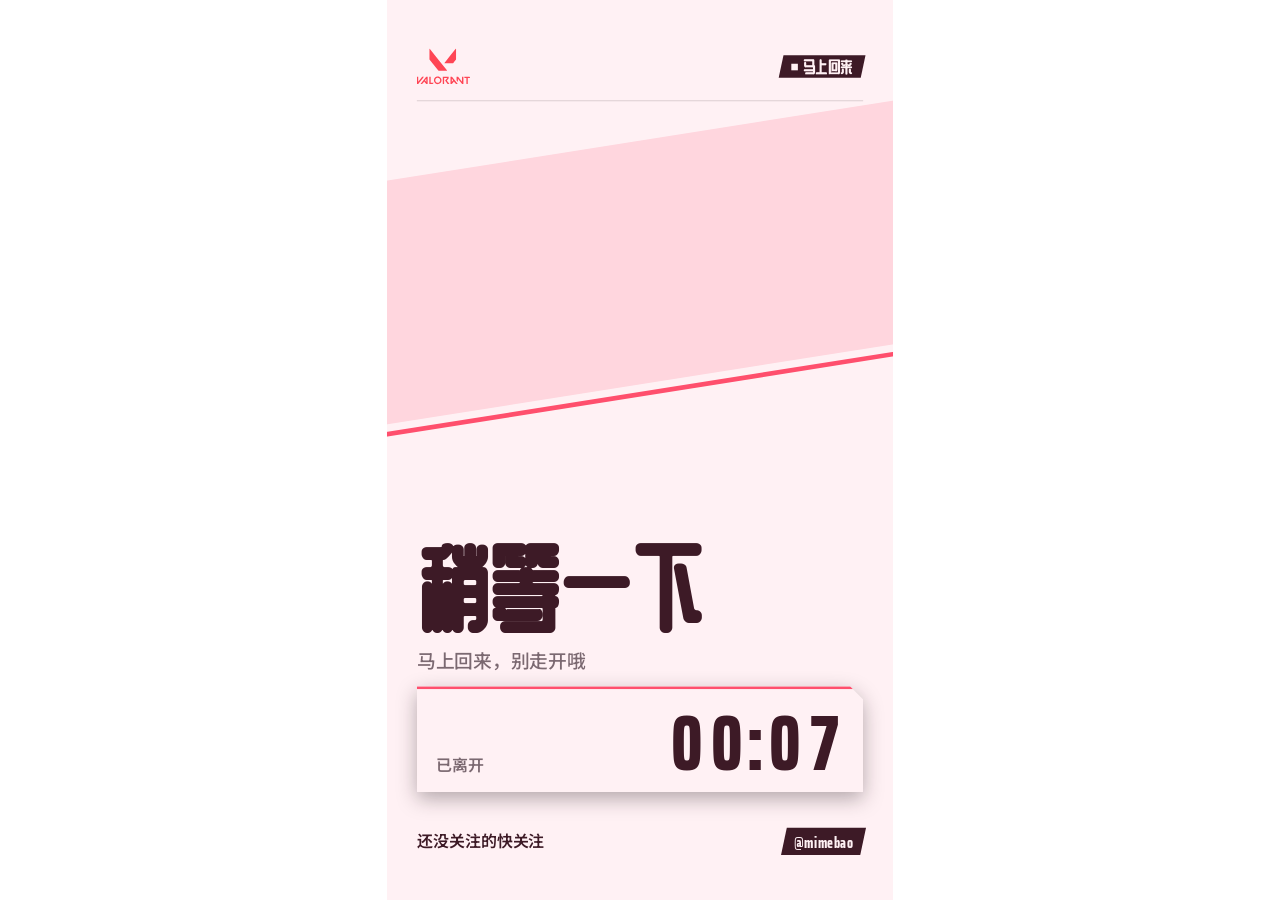
<file: brb.html>
<!doctype html>
<html lang="vi">
<head>
<meta charset="utf-8">
<meta name="viewport" content="width=device-width, initial-scale=1">
<title>Be right back</title>
<link rel="stylesheet" href="assets/cute.css">
<style>
  .tag .dot { animation-duration: 3s; }
  .portrait .art { filter: saturate(.7); }
</style>
</head>
<body>
<div class="viewport"><div class="stage scene">
  <div class="field"><div class="band"></div></div>
  <div class="topbar">
    <span class="logo" data-game></span>
    <span class="tag ink"><span><i class="dot"></i><span data-t="brbTag"></span></span></span>
  </div>
  <div class="portrait"><div class="art" data-art="portrait"></div></div>
  <div class="copy">
    <h1 class="title" data-t="brbTitle"></h1>
    <div class="sub" data-t="brbSub"></div>
    <div class="lift"><div class="plate panel">
      <div class="row">
        <span class="lbl" data-t="away"></span>
        <span class="num big" id="time">00:00</span>
      </div>
    </div></div>
  </div>
  <div class="foot">
    <span class="tipline"><span class="rot" id="tips"></span></span>
    <span class="tag ink"><span data-bind="handle"></span></span>
  </div>
</div></div>
<script src="assets/cute.js"></script>
<script>
  const $ = id => document.getElementById(id);
  const tips = CL.rotator($('tips'), 4200);
  CL.init(cfg => tips.set(CL.t(cfg, 'brbTips')));
  const start = Date.now();
  const tick = () => { $('time').innerHTML = CL.digits(CL.fmt(Date.now() - start)); };
  tick(); setInterval(tick, 500);
</script>
</body>
</html>
</file>
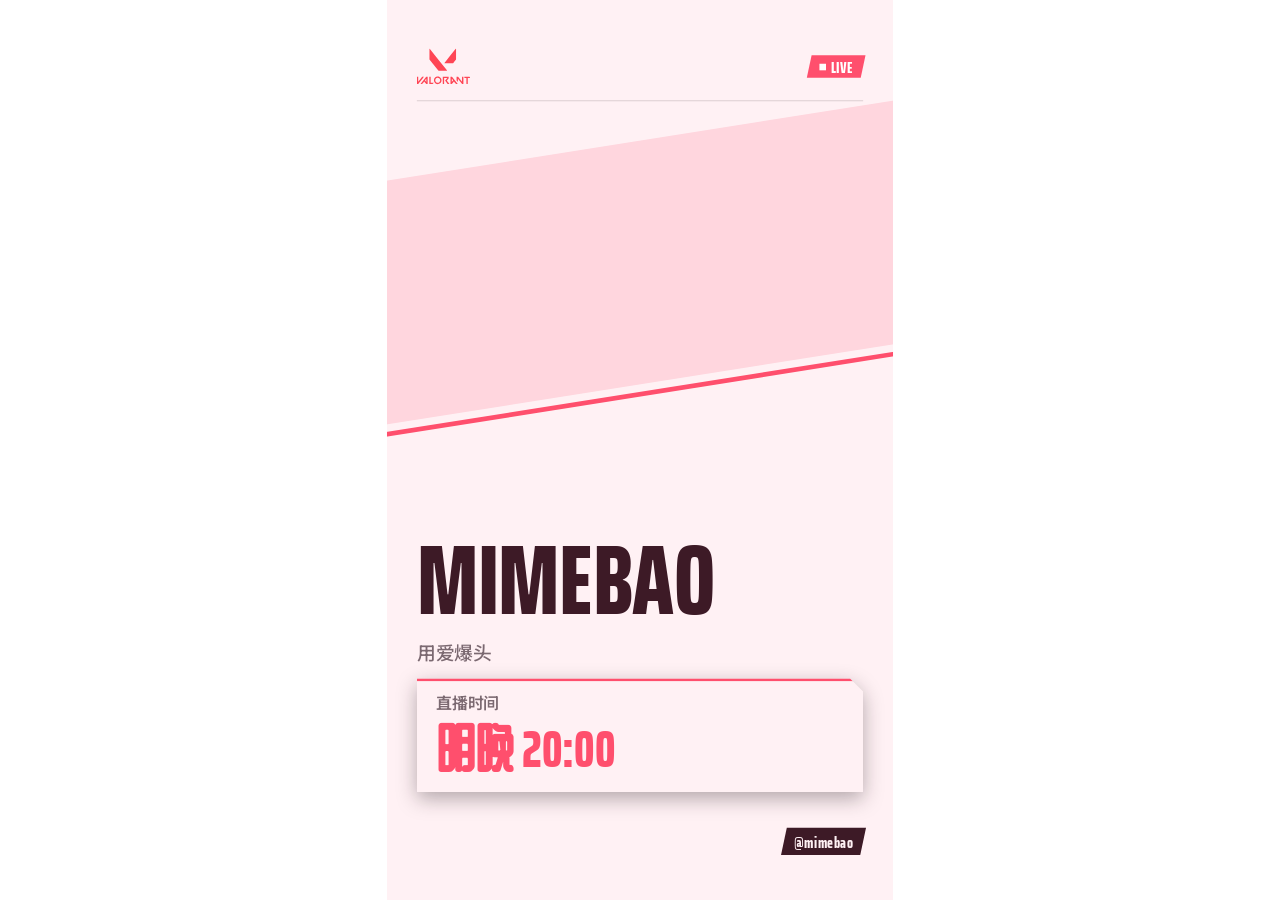
<file: cover.html>
<!doctype html>
<html lang="vi">
<head>
<meta charset="utf-8">
<meta name="viewport" content="width=device-width, initial-scale=1">
<title>Stream cover</title>
<link rel="stylesheet" href="assets/cute.css">
<style>
  /* Ảnh bìa: tên kênh là tiêu đề, lịch live là thông tin chính */
  .scene .title { font-size: 210px; }
  .next-txt { font: 800 110px/1 var(--fd); color: var(--p); overflow-wrap: anywhere; }
  body.h .scene .title { font-size: 180px; }
</style>
</head>
<body>
<div class="viewport"><div class="stage scene">
  <div class="field"><div class="band"></div></div>
  <div class="topbar">
    <span class="logo" data-game></span>
    <span class="tag"><span><i class="dot"></i>LIVE</span></span>
  </div>
  <div class="portrait"><div class="art" data-art="portrait"></div></div>
  <div class="copy">
    <h1 class="title" data-bind="name"></h1>
    <div class="sub" data-bind="tag"></div>
    <div class="lift"><div class="plate panel">
      <span class="lbl" data-t="schedule"></span>
      <span class="next-txt" data-bind="next"></span>
    </div></div>
  </div>
  <div class="foot">
    <span></span>
    <span class="tag ink"><span data-bind="handle"></span></span>
  </div>
</div></div>
<script src="assets/cute.js"></script>
<script>CL.init();</script>
</body>
</html>
</file>
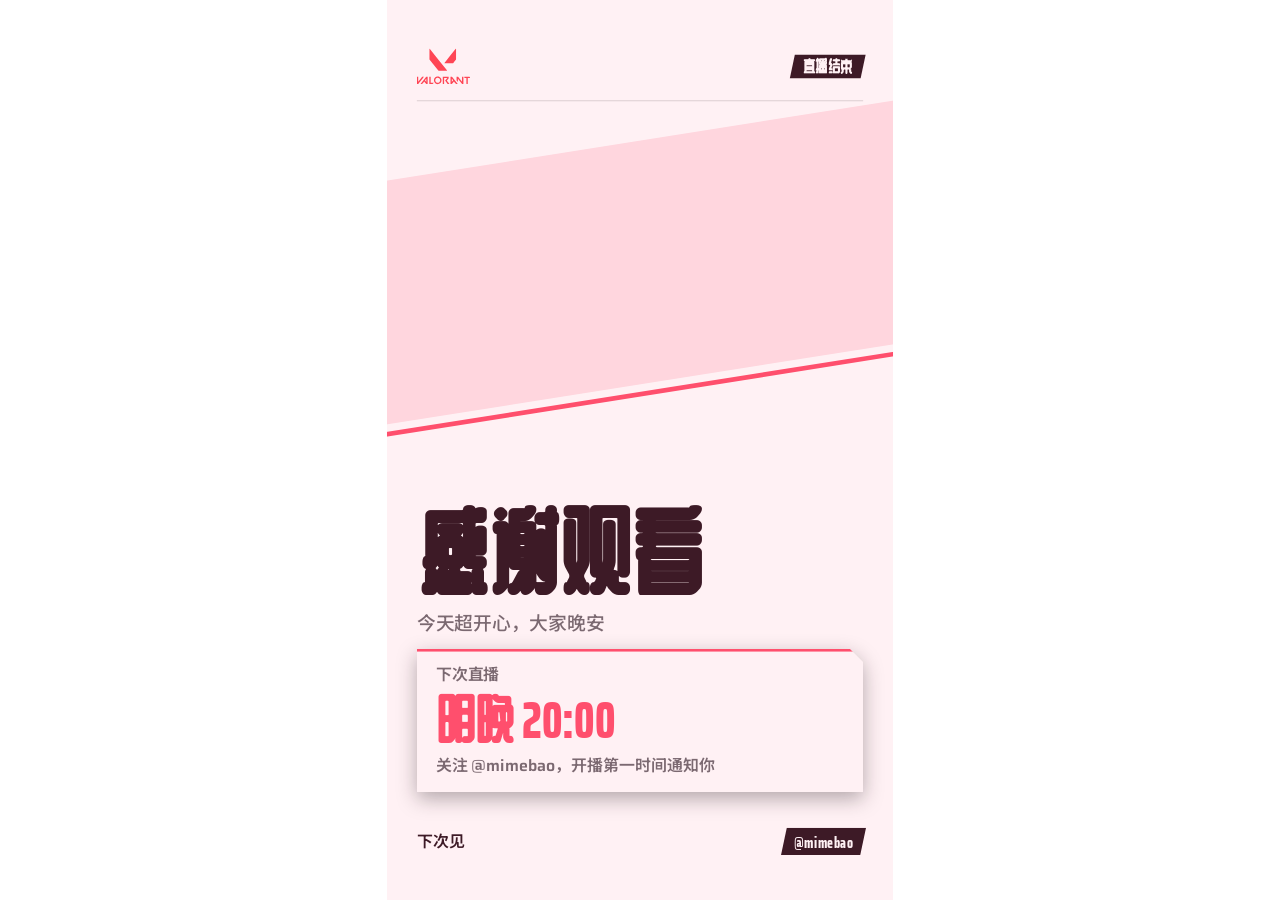
<file: ending.html>
<!doctype html>
<html lang="vi">
<head>
<meta charset="utf-8">
<meta name="viewport" content="width=device-width, initial-scale=1">
<title>Thanks for watching</title>
<link rel="stylesheet" href="assets/cute.css">
<style>
  .next-txt { font: 800 110px/1 var(--fd); color: var(--p); overflow-wrap: anywhere; }
</style>
</head>
<body>
<div class="viewport"><div class="stage scene">
  <div class="field"><div class="band"></div></div>
  <div class="topbar">
    <span class="logo" data-game></span>
    <span class="tag ink"><span data-t="endTag"></span></span>
  </div>
  <div class="portrait"><div class="art" data-art="portrait"></div></div>
  <div class="copy">
    <h1 class="title" data-t="endTitle"></h1>
    <div class="sub" data-t="endSub"></div>
    <div class="lift"><div class="plate panel">
      <span class="lbl" data-t="nextLive"></span>
      <span class="next-txt" data-bind="next"></span>
      <span class="lbl" data-t="followNotify"></span>
    </div></div>
  </div>
  <div class="foot">
    <span class="tipline"><span data-t="seeYou"></span></span>
    <span class="tag ink"><span data-bind="handle"></span></span>
  </div>
</div></div>
<script src="assets/cute.js"></script>
<script>CL.init();</script>
</body>
</html>
</file>
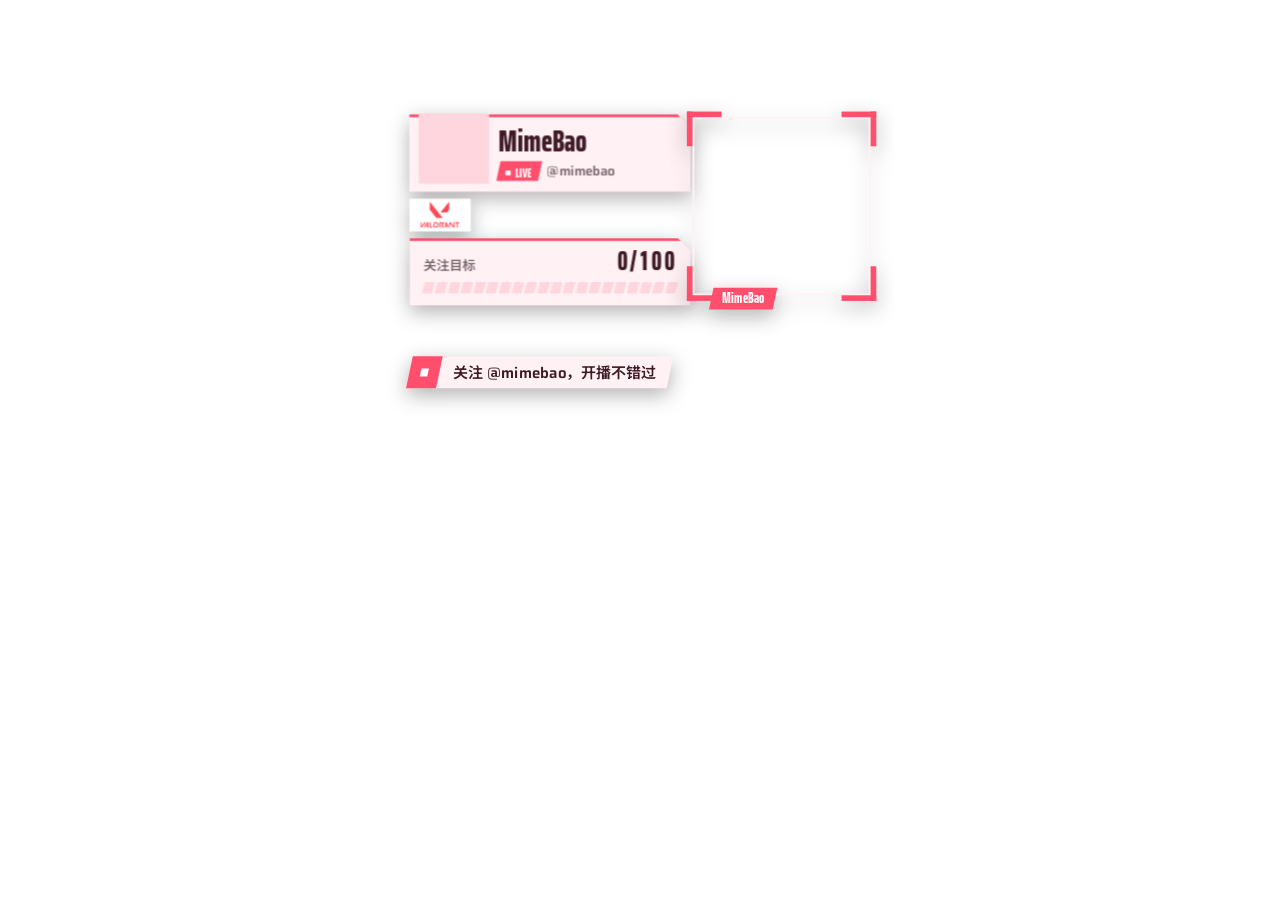
<file: ingame.html>
<!doctype html>
<html lang="vi">
<head>
<meta charset="utf-8">
<meta name="viewport" content="width=device-width, initial-scale=1">
<title>Overlay in-game</title>
<link rel="stylesheet" href="assets/cute.css">
<style>
  /* Cột thông tin: thẻ người chơi, logo game + rank, mục tiêu follow */
  .info { position: absolute; top: 210px; left: 48px; width: 600px; display: flex; flex-direction: column; gap: 14px; align-items: flex-start; }
  .player { position: relative; width: 100%; padding-top: 34px; }
  .player .plate { padding: 26px 30px 24px 190px; min-height: 150px; }
  .player .por { position: absolute; left: 20px; bottom: 18px; width: 150px; height: 150px; background: var(--p2); }
  .player .por > span { position: absolute; inset: 0; }
  .player .por .art-icon.cut { inset: -30px -10px 0; }
  .player .por .art-logo { clip-path: none; }
  .nm { font: 800 64px/1 var(--fd); white-space: nowrap; overflow: hidden; text-overflow: ellipsis; }
  .meta { display: flex; align-items: center; gap: 14px; margin-top: 10px; font: 600 28px/1 var(--fb); color: var(--mute); }
  .meta .tag { padding: 6px 16px 4px; }
  .meta .tag > span { font-size: 26px; }
  .strip { display: flex; gap: 10px; align-items: stretch; }
  .strip .logo { height: 70px; }
  .strip .tag { display: flex; align-items: center; }
  .strip .tag > span { font-size: 32px; }
  .goal { width: 100%; padding: 22px 30px 26px; }
  .goal .row { display: flex; justify-content: space-between; align-items: baseline; margin-bottom: 16px; }
  .goal .lbl { font: 600 28px/1 var(--fb); color: var(--mute); }
  .goal .num { font-size: 56px; }
  .goal .segs { height: 24px; }
  .goal.done .lbl { color: var(--p); }

  /* Khung cam: 4 góc ngắm kiểu HUD, giữa trong suốt để đặt webcam bên dưới */
  .cam { position: absolute; top: 250px; right: 48px; width: var(--cw, 380px); height: var(--ch, 380px); }
  .cam .edge { position: absolute; inset: 0; border: 4px solid var(--bone); }
  .cam .br { position: absolute; width: 74px; height: 74px; border: 12px solid var(--p); }
  .cam .br.tl { left: -12px; top: -12px; border-right: 0; border-bottom: 0; }
  .cam .br.tr { right: -12px; top: -12px; border-left: 0; border-bottom: 0; }
  .cam .br.bl { left: -12px; bottom: -12px; border-right: 0; border-top: 0; }
  .cam .br.brr { right: -12px; bottom: -12px; border-left: 0; border-top: 0; }
  .cam .camtag { position: absolute; left: 40px; bottom: -30px; }
  .cam .camtag > span { font-size: 30px; }

  /* Dải chữ chạy: khối nghiêng */
  .ticker { position: absolute; top: 760px; left: 48px; max-width: 900px; }
  .ticker .tk { display: flex; align-items: stretch; transform: skewX(-12deg); background: var(--bone); }
  .ticker .ic { display: grid; place-items: center; width: 64px; background: var(--p); color: #fff; font-size: 40px; }
  .ticker .tx { padding: 16px 30px 14px; transform: skewX(12deg); font: 600 32px/1.2 var(--fb); white-space: nowrap; overflow: hidden; text-overflow: ellipsis; }

  /* Vị trí khác */
  body.cam-tl .cam { right: auto; left: 48px; }
  body.cam-tl .info { left: auto; right: 48px; align-items: flex-end; }
  body.cam-off .cam { display: none; }
  body.h .info { top: auto; bottom: 48px; left: 48px; }
  body.h .cam { top: 130px; right: 64px; }
  body.h.cam-tl .cam { left: 64px; }
  body.h.cam-tl .info { left: auto; right: 48px; }
  body.h .ticker { top: auto; bottom: 56px; left: 700px; max-width: 760px; }
  body.only-cam .info, body.only-cam .ticker,
  body.only-info .cam, body.only-info .ticker,
  body.only-ticker .info, body.only-ticker .cam { display: none !important; }

  /* Vùng giao diện TikTok trên điện thoại (ước lượng, chỉ hiện khi xem trước) */
  .guides { position: absolute; inset: 0; z-index: 9; display: none; pointer-events: none; }
  body.show-guides:not(.h) .guides { display: block; }
  .gz { position: absolute; display: flex; align-items: center; justify-content: center; text-align: center; padding: 20px;
    background: repeating-linear-gradient(45deg, rgba(255, 255, 255, .14) 0 16px, rgba(255, 255, 255, .04) 16px 32px);
    border: 4px dashed rgba(255, 255, 255, .7); color: #fff; font: 700 34px/1.2 var(--fb); text-shadow: 0 2px 6px rgba(0, 0, 0, .5); }
  .gz.top { left: 0; right: 0; top: 0; height: 190px; }
  .gz.bot { left: 0; bottom: 0; width: 780px; height: 640px; }
  .gz.side { right: 0; bottom: 240px; width: 160px; height: 760px; }
</style>
</head>
<body>
<div class="viewport"><div class="stage">
  <div class="info lift">
    <div class="player">
      <div class="plate">
        <div class="nm" data-bind="name"></div>
        <div class="meta"><span class="tag"><span><i class="dot"></i>LIVE</span></span><span data-bind="handle"></span></div>
      </div>
      <div class="por" data-art="icon"></div>
    </div>
    <div class="strip">
      <span class="logo" data-game></span>
      <span class="tag ink" id="rank"><span><span data-t="rank"></span> <span data-bind="rank" style="color:var(--p2)"></span></span></span>
    </div>
    <div class="plate goal" id="goal">
      <div class="row"><span class="lbl" id="glabel"></span><span class="num" id="gnum">0/100</span></div>
      <div class="segs" id="gbar"></div>
    </div>
  </div>

  <div class="cam lift" id="cam">
    <div class="edge"></div>
    <i class="br tl"></i><i class="br tr"></i><i class="br bl"></i><i class="br brr"></i>
    <span class="tag camtag"><span data-bind="name"></span></span>
  </div>

  <div class="ticker lift" id="ticker"><div class="tk"><span class="ic"><i class="dot"></i></span><span class="tx"><span class="rot" id="tk"></span></span></div></div>

  <div class="guides">
    <div class="gz top">Tên kênh và số người xem của TikTok</div>
    <div class="gz bot">Bình luận và quà (TikTok che vùng này)</div>
    <div class="gz side">Nút</div>
  </div>
</div></div>
<script src="assets/cute.js"></script>
<script>
  const $ = id => document.getElementById(id);
  const ticker = CL.rotator($('tk'), 4500);
  if (CL.q.only) document.body.classList.add('only-' + CL.q.only);
  document.body.classList.toggle('show-guides', CL.q.guides === '1');

  let bonus = 0, lastCur = null;
  function renderGoal(cfg) {
    const cur = (parseInt(cfg.cur, 10) || 0) + bonus, goal = Math.max(1, parseInt(cfg.goal, 10) || 100);
    const done = cur >= goal;
    $('gnum').innerHTML = CL.digits(cur + '/' + goal);
    $('glabel').textContent = CL.t(cfg, done ? 'goalDone' : 'goal');
    $('goal').classList.toggle('done', done);
    CL.segs($('gbar'), cur / goal, 20);
  }

  const st = CL.init(cfg => {
    const b = document.body.classList;
    b.toggle('cam-tl', cfg.cam === 'tl');
    b.toggle('cam-off', cfg.cam === 'off');
    const size = Math.max(160, parseInt(cfg.camsize, 10) || 380);
    const ratio = { sq: 1, '43': 0.75, '169': 0.5625 }[cfg.camshape] || 1;
    $('cam').style.setProperty('--cw', size + 'px');
    $('cam').style.setProperty('--ch', Math.round(size * ratio) + 'px');
    $('rank').style.display = cfg.rank ? '' : 'none';
    $('ticker').style.display = cfg.ticker === '0' ? 'none' : '';
    ticker.set(CL.tickerList(cfg));
    if (cfg.cur !== lastCur) { bonus = 0; lastCur = cfg.cur; }
    renderGoal(cfg);
  });

  CL.listen(msg => { if (msg.kind === 'guides') document.body.classList.toggle('show-guides', !!msg.on); });
  // Follow thật từ TikFinity → tự cộng vào thanh mục tiêu
  CL.onTiktok(ev => { if (ev.type === 'follow') { bonus++; renderGoal(st.cfg); } });
</script>
</body>
</html>
</file>
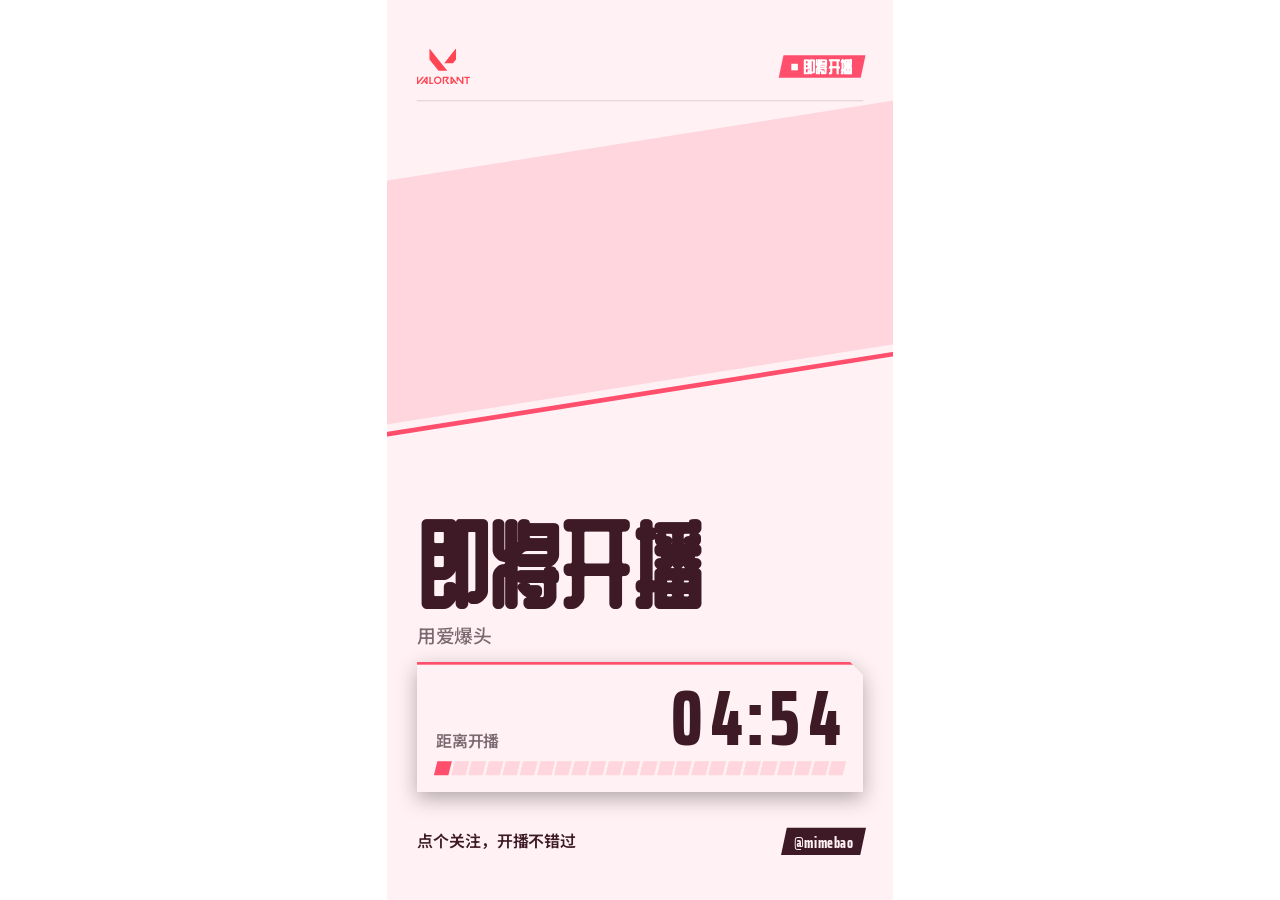
<file: starting.html>
<!doctype html>
<html lang="vi">
<head>
<meta charset="utf-8">
<meta name="viewport" content="width=device-width, initial-scale=1">
<title>Starting soon</title>
<link rel="stylesheet" href="assets/cute.css">
<style>
  .panel .big.go { font-size: 110px; }
</style>
</head>
<body>
<div class="viewport"><div class="stage scene">
  <div class="field"><div class="band"></div></div>
  <div class="topbar">
    <span class="logo" data-game></span>
    <span class="tag"><span><i class="dot"></i><span data-t="soon"></span></span></span>
  </div>
  <div class="portrait"><div class="art" data-art="portrait"></div></div>
  <div class="copy">
    <h1 class="title" data-t="startTitle"></h1>
    <div class="sub" data-bind="tag"></div>
    <div class="lift"><div class="plate panel">
      <div class="row">
        <span class="lbl" data-t="startsIn"></span>
        <span class="num big" id="time">05:00</span>
      </div>
      <div class="segs" id="bar"></div>
    </div></div>
  </div>
  <div class="foot">
    <span class="tipline"><span class="rot" id="tips"></span></span>
    <span class="tag ink"><span data-bind="handle"></span></span>
  </div>
</div></div>
<script src="assets/cute.js"></script>
<script>
  const $ = id => document.getElementById(id);
  const tips = CL.rotator($('tips'), 4200);

  let start = Date.now(), target = start, total = 1, key = null, cfgNow = null;
  CL.init(cfg => {
    cfgNow = cfg;
    tips.set(CL.t(cfg, 'startTips'));
    const k = cfg.min + '|' + cfg.at;
    if (k !== key) {
      key = k; start = Date.now();
      target = CL.targetTime(cfg, start);
      total = Math.max(target - start, 1000);
    }
    tick();
  });

  function tick() {
    const left = target - Date.now(), t = $('time');
    const done = left <= 0;
    t.classList.toggle('go', done);
    t.innerHTML = done ? CL.esc(CL.t(cfgNow, 'goLive')) : CL.digits(CL.fmt(left));
    CL.segs($('bar'), done ? 1 : 1 - left / total, 24);
  }
  setInterval(tick, 250);
</script>
</body>
</html>
</file>
<file: assets/cute.css>
@import url('https://fonts.googleapis.com/css2?family=Saira+Extra+Condensed:wght@700;800&family=Saira:wght@400;500;600;700&family=ZCOOL+QingKe+HuangYou&family=Noto+Sans+SC:wght@500;700;900&display=swap');

/* Bố cục: HUD game bản pastel. Khối đặc góc vuông, vát một góc, sọc màu game trên đầu,
   nhãn nghiêng như nút trong game, thanh tiến độ chia vạch. Điểm nhấn duy nhất: linh vật 3D
   trồi ra khỏi khung như chân dung nhân vật. Căn trái, giữ trong vùng an toàn 5%.
   JS ghi đè theo game: --p (màu tín hiệu), --p2 (pastel), --ink (chữ đậm), --bg1 (nền kem). */
:root {
  --p: #ff4f6d; --p2: #ffd6de; --a: #7fd4e6; --ink: #2a1520; --bg1: #fff6f7;
  --bone: var(--bg1);
  --mute: rgba(42, 21, 32, .62);
  --line: rgba(42, 21, 32, .16);
  /* Saira không có chữ Hán: trình duyệt tự lấy ZCOOL QingKe HuangYou (tiêu đề) / Noto Sans SC (nội dung) cho chữ Trung */
  --fd: 'Saira Extra Condensed', 'ZCOOL QingKe HuangYou', 'Noto Sans SC', 'Arial Narrow', 'Microsoft YaHei', sans-serif;
  --fb: 'Saira', 'Noto Sans SC', 'Segoe UI', 'Microsoft YaHei', system-ui, sans-serif;
  --cut: 28px;
  --ease: cubic-bezier(.85, 0, .15, 1);
  --safe: 64px;
}
* { box-sizing: border-box; }
html, body { margin: 0; width: 100%; height: 100%; overflow: hidden; background: transparent; }
body { font-family: var(--fb); color: var(--ink); -webkit-font-smoothing: antialiased; }
img { user-select: none; -webkit-user-drag: none; }

/* Sân khấu cố định 1080×1920 (dọc) hoặc 1920×1080 (ngang), tự co theo cửa sổ */
.viewport { position: fixed; inset: 0; overflow: hidden; }
.stage {
  position: absolute; left: 50%; top: 50%; width: 1080px; height: 1920px; overflow: hidden;
  transform: translate(-50%, -50%) scale(var(--s, 1));
}
body.h .stage { width: 1920px; height: 1080px; }

/* ---------- Khối HUD ---------- */
.plate {
  position: relative; background: var(--bone); color: var(--ink);
  clip-path: polygon(0 0, calc(100% - var(--cut)) 0, 100% var(--cut), 100% 100%, 0 100%);
}
.plate::before { content: ""; position: absolute; left: 0; right: 0; top: 0; height: 6px; background: var(--p); }
.plate.flat::before { display: none; }
.lift { filter: drop-shadow(0 14px 22px rgba(20, 8, 16, .32)); }

/* Nhãn nghiêng: khung nghiêng, chữ nghiêng ngược lại để đứng thẳng */
.tag { display: inline-block; transform: skewX(-12deg); background: var(--p); color: #fff; padding: 8px 22px 6px; white-space: nowrap; }
.tag > span { display: inline-flex; align-items: center; gap: 10px; transform: skewX(12deg); font: 800 34px/1 var(--fd); letter-spacing: .02em; }
.tag.ink { background: var(--ink); color: var(--bone); }
.tag.bone { background: var(--bone); color: var(--ink); }
.dot { width: .42em; height: .42em; flex: none; background: currentColor; animation: blinkdot 1.4s steps(2, jump-none) infinite; }
@keyframes blinkdot { 50% { opacity: .2; } }

/* Logo game thật trong ô sáng */
.logo { display: inline-flex; align-items: center; gap: 12px; height: 76px; padding: 0 24px; background: #fff; }
.logo .glogo { display: block; height: calc(38px * var(--lh, 1)); width: auto; max-width: 300px; }
.logo .gico { width: 44px; height: 44px; }
.logo .gtxt { font: 800 34px/1 var(--fd); white-space: nowrap; }
.logo .gtxt.alt { display: none; }
.logo.nologo .gtxt.alt { display: inline; }

/* Thanh vạch như thanh đạn */
.segs { display: grid; grid-template-columns: repeat(var(--n, 20), 1fr); gap: 6px; height: 30px; }
.segs i { background: var(--p2); transform: skewX(-14deg); transition: background .3s; }
.segs i.on { background: var(--p); }

/* Số: mỗi chữ số rộng cố định để đồng hồ không giật */
.num { font: 800 1em/1 var(--fd); font-variant-numeric: tabular-nums; white-space: nowrap; }
.num .dg { display: inline-block; width: .5em; text-align: center; }

.rot { display: inline-block; transition: opacity .3s, transform .3s var(--ease); }
.rot.out { opacity: 0; transform: translateY(10px); }

/* ---------- Ảnh nhân vật chính thức / logo ---------- */
.art-cut, .art-card, .art-logo, .art-icon { position: relative; display: block; }
.art-cut img, .art-card img, .art-icon img { display: block; width: 100%; height: 100%; }
.art-cut img { object-fit: contain; object-position: bottom; }
.art-card { padding: 10px; background: var(--bone); clip-path: polygon(0 0, calc(100% - var(--cut)) 0, 100% var(--cut), 100% 100%, 0 100%); }
.art-card::before { content: ""; position: absolute; left: 0; right: 0; top: 0; height: 8px; background: var(--p); z-index: 1; }
.art-card img { object-fit: cover; object-position: top; }
.art-logo { display: grid; place-items: center; background: #fff; clip-path: polygon(0 0, calc(100% - var(--cut)) 0, 100% var(--cut), 100% 100%, 0 100%); }
.art-logo img { max-width: 78%; max-height: 62%; }
.art-logo b { font: 800 64px/1 var(--fd); text-align: center; padding: 0 20px; }
.art-icon img { object-fit: cover; }
.art-icon.cut img { object-fit: contain; object-position: bottom; }

/* ---------- Màn chờ (nền đầy đủ) ---------- */
.field { position: absolute; inset: 0; background: var(--bone); overflow: hidden; }
.field .band { position: absolute; left: -10%; right: -10%; top: 300px; height: 520px; background: var(--p2); transform: skewY(-9deg); }
.field .band::after { content: ""; position: absolute; left: 0; right: 0; bottom: -26px; height: 10px; background: var(--p); }

.scene .topbar { position: absolute; left: var(--safe); right: var(--safe); top: 92px; display: flex; justify-content: space-between; align-items: center; padding-bottom: 22px; border-bottom: 2px solid var(--line); }
.scene .topbar .logo { background: transparent; padding: 0; height: 100px; }
.scene .topbar .logo .glogo { height: calc(52px * var(--lh, 1)); max-width: 420px; }
.scene .portrait { position: absolute; left: 0; right: 0; top: 250px; height: 720px; display: flex; justify-content: flex-end; align-items: flex-end; padding-right: 90px; }
/* Ảnh agent gốc là toàn thân: phóng to lấy nửa người trên, mờ dần ở đáy */
.scene .portrait .art-cut { width: 900px; height: 820px; margin-right: -120px; overflow: hidden;
  -webkit-mask-image: linear-gradient(#000 78%, transparent); mask-image: linear-gradient(#000 78%, transparent); }
.scene .portrait .art-cut img { object-fit: cover; object-position: 50% 0; transform: scale(1.9); transform-origin: 50% 6%; }
.scene .portrait .art-card { width: 400px; height: 727px; margin-right: 20px; transform: rotate(3deg); filter: drop-shadow(0 24px 30px rgba(20, 8, 16, .25)); }
.scene .portrait .art-logo { width: 620px; height: 400px; margin-bottom: 120px; filter: drop-shadow(0 24px 30px rgba(20, 8, 16, .18)); }
.scene .copy { position: absolute; left: var(--safe); right: var(--safe); bottom: 230px; display: flex; flex-direction: column; gap: 26px; }
.scene .title { margin: 0; font: 800 200px/.98 var(--fd); text-transform: uppercase; letter-spacing: -.005em; color: var(--ink); text-wrap: balance; overflow-wrap: anywhere; }
.scene .sub { font: 500 40px/1.35 var(--fb); color: var(--mute); }
.scene .panel { padding: 34px 40px 36px; display: flex; flex-direction: column; gap: 22px; }
.scene .panel .row { display: flex; justify-content: space-between; align-items: flex-end; gap: 24px; }
.scene .panel .lbl { font: 600 34px/1.2 var(--fb); color: var(--mute); }
.scene .panel .big { font-size: 170px; color: var(--ink); margin-bottom: -14px; }
.scene .foot { position: absolute; left: var(--safe); right: var(--safe); bottom: 96px; display: flex; justify-content: space-between; align-items: center; gap: 24px; font: 600 34px/1.3 var(--fb); }
.scene .foot .tipline { display: flex; align-items: center; gap: 14px; min-width: 0; }
.scene .foot .tipline img { width: 46px; height: 46px; flex: none; }

body.h .field .band { top: -10%; bottom: -10%; height: auto; left: 0; right: auto; width: 820px; transform: skewX(-9deg); transform-origin: 0 100%; }
body.h .field .band::after { left: auto; right: -26px; top: 0; bottom: 0; width: 10px; height: auto; }
body.h .scene .topbar { top: 54px; }
body.h .scene .portrait { top: 170px; height: 760px; width: 820px; right: auto; justify-content: center; align-items: center; padding-right: 0; }
body.h .scene .portrait { align-items: flex-end; }
body.h .scene .portrait .art-cut { width: 820px; height: 900px; margin: 0; }
body.h .scene .portrait .art-card { width: 380px; height: 691px; margin: 0 0 40px; }
body.h .scene .portrait .art-logo { width: 560px; height: 360px; margin: 0 0 200px; }
body.h .scene .copy { left: 900px; bottom: 170px; }
body.h .scene .title { font-size: 170px; }
body.h .scene .panel .big { font-size: 150px; }
body.h .scene .foot { left: 900px; bottom: 56px; }

@media (prefers-reduced-motion: reduce) { *, *::before, *::after { animation: none !important; transition: none !important; } }
</file>
